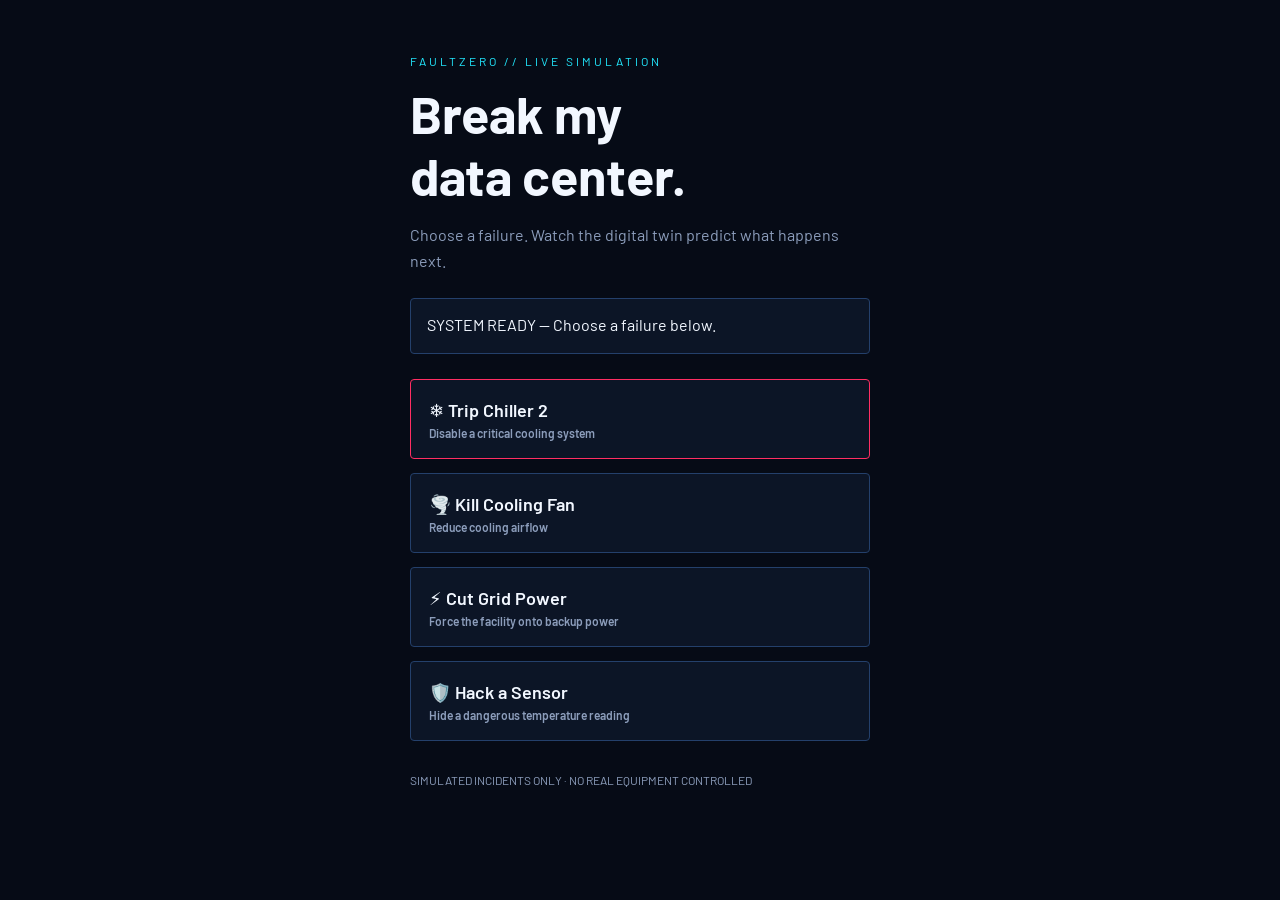
<file: phone/index.html>
<!DOCTYPE html>
<html lang="en">
<head>
  <meta charset="UTF-8">
  <meta name="viewport" content="width=device-width, initial-scale=1">
  <title>FaultZero | Break the Data Center</title>
  <link href="https://fonts.googleapis.com/css2?family=Barlow:wght@400;600;700&display=swap" rel="stylesheet">
<style>
    :root {
      color-scheme: dark;
      font-family: Barlow, system-ui, sans-serif;
      --bg: #060b16;
      --card: #0c1526;
      --border: #24406b;
      --text: #f2f7ff;
      --muted: #8c9dbb;
      --cyan: #22e9ff;
      --danger: #ff2e63;
      --mint: #19f5b0;
    }
    * { box-sizing: border-box; }
    body {
      margin: 0;
      min-height: 100vh;
      background: var(--bg);
      color: var(--text);
      padding: 24px;
    }
    main { max-width: 460px; margin: 30px auto; }
    .eyebrow {
      color: var(--cyan);
      letter-spacing: 3px;
      font-size: 12px;
    }
    h1 {
      font-size: clamp(34px, 9vw, 52px);
      margin: 14px 0;
    }
    p { color: var(--muted); line-height: 1.6; }
    .status {
      border: 1px solid var(--border);
      border-radius: 4px;
      padding: 16px;
      margin: 25px 0;
      background: var(--card);
      min-height: 56px;
    }
    .buttons { display: grid; gap: 14px; }
    button {
      width: 100%;
      min-height: 80px;
      border: 1px solid var(--border);
      border-radius: 4px;
      background: var(--card);
      color: var(--text);
      text-align: left;
      padding: 18px;
      font: 600 18px Barlow, system-ui, sans-serif;
      cursor: pointer;
      transition: border-color .2s, box-shadow .2s;
    }
    button:hover:not(:disabled) {
      border-color: var(--danger);
      box-shadow: 0 0 18px rgba(255,46,99,.35);
    }
    button:active:not(:disabled) {
      transform: scale(.98);
    }
    button:disabled {
      opacity: .45;
      cursor: not-allowed;
    }
    button span {
      display: block;
      color: var(--muted);
      font-size: 12px;
      margin-top: 5px;
    }
    .danger { border-color: var(--danger); }
    .success {
      color: var(--mint);
      text-shadow: 0 0 16px rgba(25,245,176,.5);
    }
    .error { color: var(--danger); }
    footer {
      margin-top: 32px;
      font-size: 12px;
      color: var(--muted);
    }
    [hidden] { display: none !important; }
  </style>
</head>
<body>
<main>
  <div class="eyebrow">FAULTZERO // LIVE SIMULATION</div>
  <h1>Break my<br>data center.</h1>
  <p>Choose a failure. Watch the digital twin predict what happens next.</p>

  <div id="status" class="status" role="status" aria-live="polite">
    SYSTEM READY — Choose a failure below.
  </div>

  <div class="buttons">
    <button class="danger" data-kind="chiller_trip" data-asset="CH-2">
      ❄️ Trip Chiller 2
      <span>Disable a critical cooling system</span>
    </button>
    <button data-kind="fan_degradation" data-asset="CRAH-4">
      🌪️ Kill Cooling Fan
      <span>Reduce cooling airflow</span>
    </button>
    <button data-kind="grid_loss">
      ⚡ Cut Grid Power
      <span>Force the facility onto backup power</span>
    </button>
    <button data-kind="sensor_spoof" data-asset="RACK-C3">
      🛡️ Hack a Sensor
      <span>Hide a dangerous temperature reading</span>
    </button>
  </div>

  <footer>SIMULATED INCIDENTS ONLY · NO REAL EQUIPMENT CONTROLLED</footer>
<button id="reset" type="button" hidden>Reset simulation</button>
</main>

<script>
  const resetButton = document.getElementById("reset");

  document.addEventListener("keydown", event => {
    if (event.altKey && event.shiftKey && event.key.toLowerCase() === "r") {
      resetButton.hidden = !resetButton.hidden;
    }
  });

  resetButton.addEventListener("click", async () => {
    try {
      const response = await fetch("/api/reset", {method: "POST"});
      if (!response.ok) throw new Error("HTTP " + response.status);
      cooldownUntil = 0;
      setDisabled(false);
      setStatus("Simulation reset.", "success");
    } catch (error) {
      setStatus("Reset failed: " + error.message, "error");
    }
  });

  const statusBox = document.getElementById("status");
  const buttons = [...document.querySelectorAll("button[data-kind]")];
  let busy = false;
  let cooldownUntil = 0;

  function setStatus(message, className = "") {
    statusBox.textContent = message;
    statusBox.className = "status " + className;
  }

  function setDisabled(value) {
    buttons.forEach(button => button.disabled = value);
  }

  buttons.forEach(button => {
    button.addEventListener("click", async () => {
      if (busy || Date.now() < cooldownUntil) return;
      busy = true;
      setDisabled(true);
      setStatus("Injecting simulated failure...");

      const payload = { kind: button.dataset.kind };
      if (button.dataset.asset) payload.asset = button.dataset.asset;

      try {
        const response = await fetch("/api/inject", {
          method: "POST",
          headers: { "Content-Type": "application/json" },
          body: JSON.stringify(payload)
        });

        if (!response.ok) {
          throw new Error("Server returned " + response.status);
        }

        setStatus("You broke it! Watch the big screen.", "success");
        cooldownUntil = Date.now() + 30000;
        setTimeout(() => setDisabled(false), 30000);
      } catch (error) {
        setStatus("Injection failed: " + error.message, "error");
        setDisabled(false);
      } finally {
        busy = false;
      }
    });
  });
</script>
</body>
</html>
</file>
